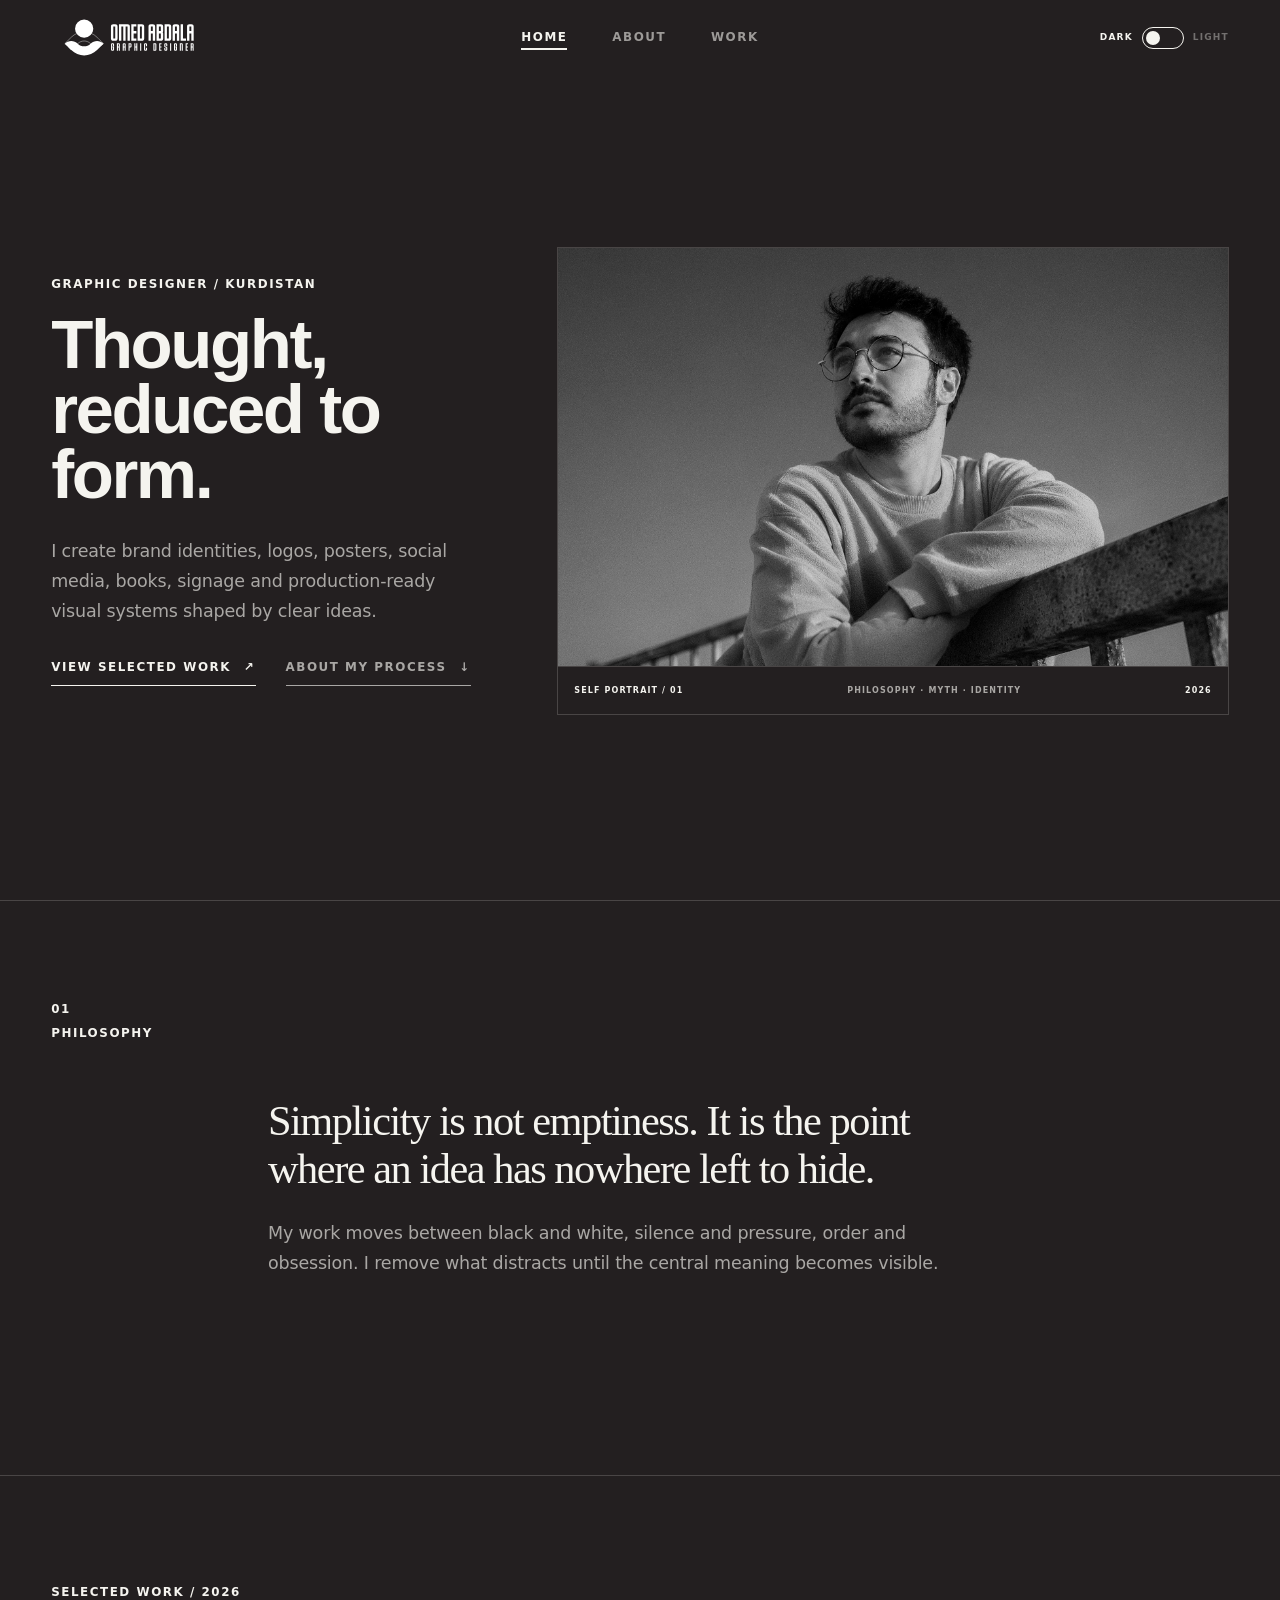
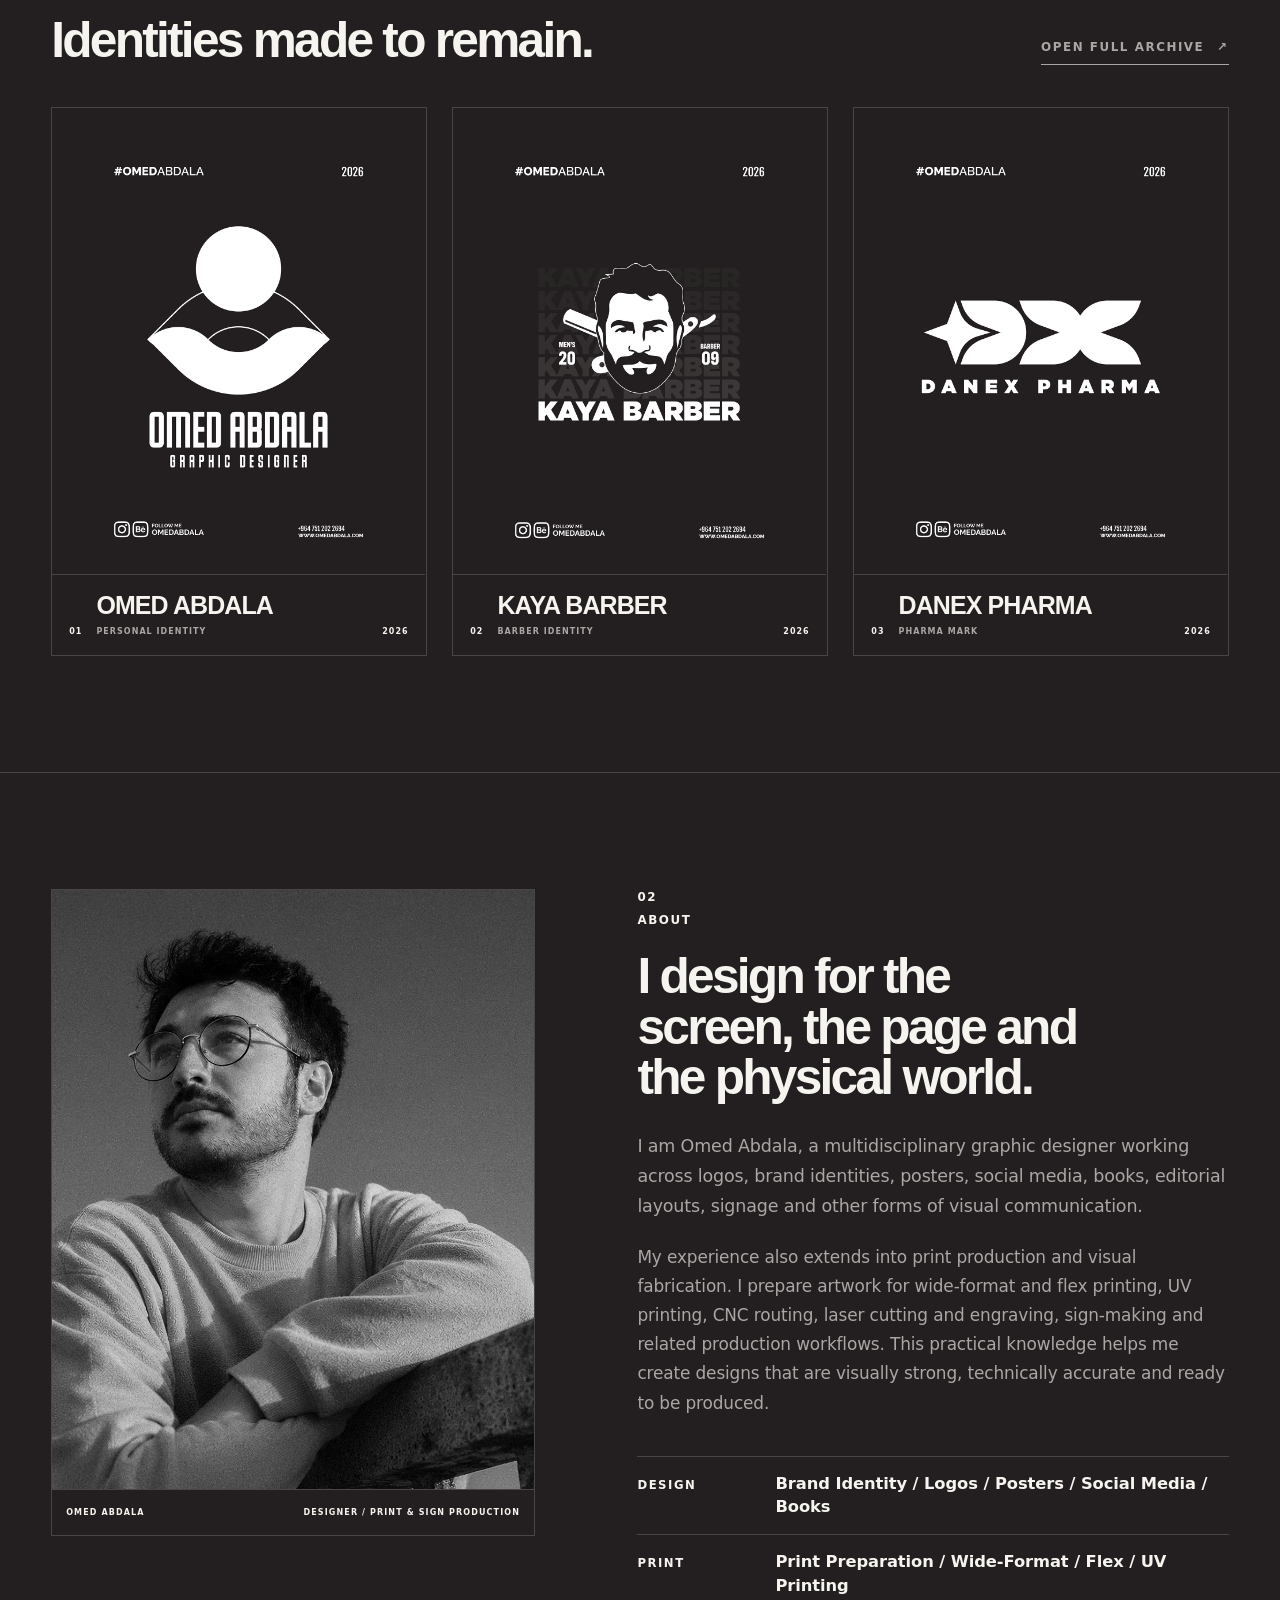
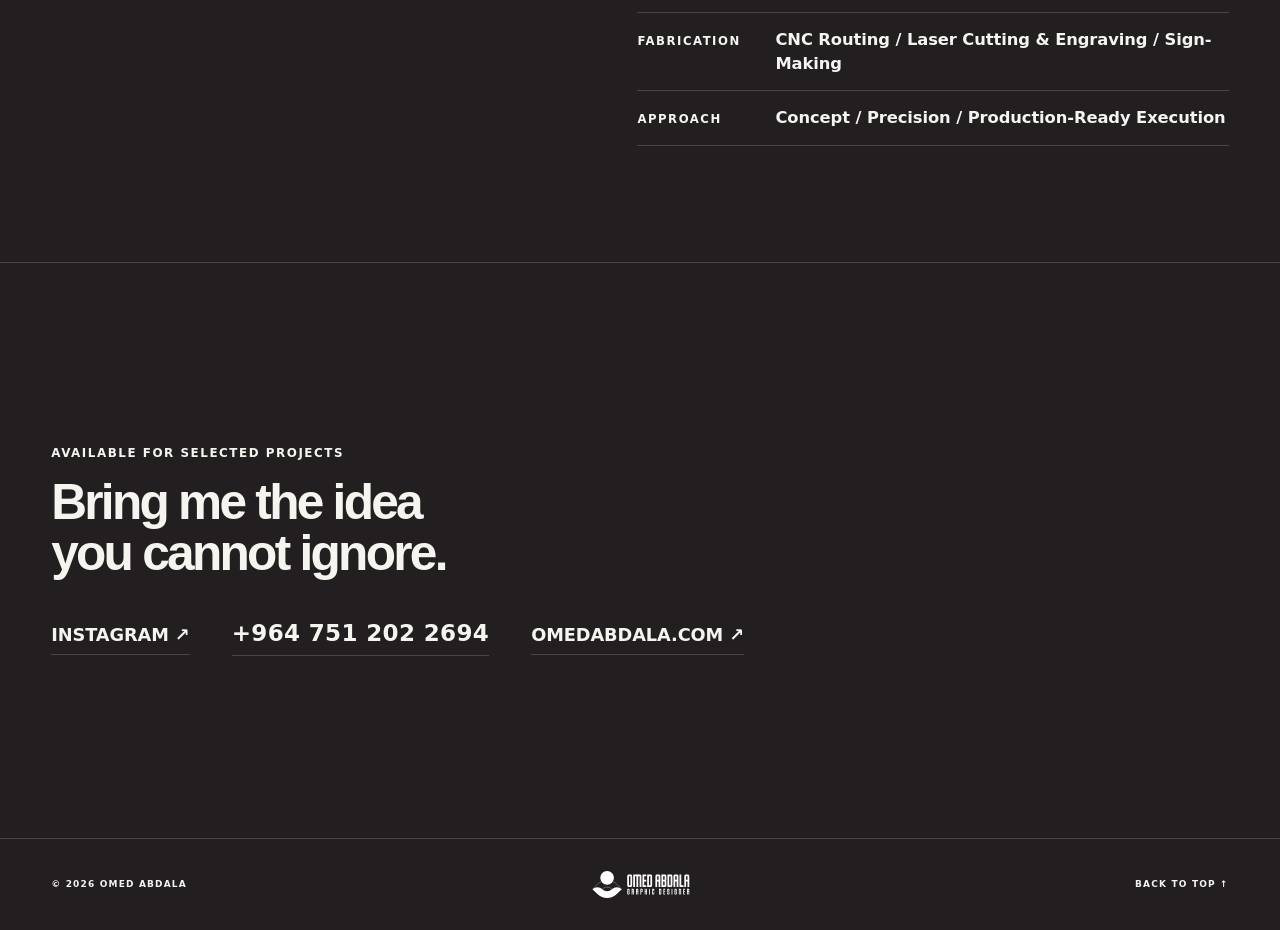
<file: index.html>
<!doctype html>
<html lang="en" data-theme="dark">
<head>
  <meta charset="utf-8">
  <meta name="viewport" content="width=device-width, initial-scale=1, viewport-fit=cover">
  <meta name="description" content="Omed Abdala — graphic designer creating logos, identities, posters and monochrome visual systems.">
  <meta name="theme-color" content="#231f20">
  <title>Omed Abdala</title>
  <link rel="icon" href="assets/favicon.svg" type="image/svg+xml">
  <link rel="stylesheet" href="css/styles.css">
</head>
<body class="home-page">
  <div class="noise" aria-hidden="true"></div>
  <div class="scroll-progress" aria-hidden="true"><span></span></div>

  <header class="site-header">
    <a class="brand" href="#home" aria-label="Omed Abdala home">
      <span class="theme-logo theme-logo--header" aria-label="Omed Abdala graphic designer">
        <img class="theme-logo__dark" src="assets/branding/logo-white.svg" alt="">
        <img class="theme-logo__light" src="assets/branding/logo-black.svg" alt="">
      </span>
    </a>

    <nav class="desktop-nav" aria-label="Primary navigation" data-scroll-nav>
      <a href="#home" data-nav-target="home" aria-current="page">HOME</a>
      <a href="#about" data-nav-target="about">ABOUT</a>
      <a href="work.html">WORK</a>
    </nav>

    <button class="theme-switch" id="themeToggle" type="button" aria-label="Switch between dark and light themes">
      <span class="theme-switch__label">DARK</span>
      <span class="theme-switch__track"><i></i></span>
      <span class="theme-switch__label">LIGHT</span>
    </button>

    <button class="menu-trigger" id="menuTrigger" type="button" aria-expanded="false" aria-controls="mobileMenu" aria-label="Open menu">
      <span></span><span></span><span></span>
    </button>
  </header>

  <aside class="mobile-menu" id="mobileMenu" aria-hidden="true">
    <div class="mobile-menu__header">
      <span>NAVIGATION</span>
      <span>OMED ABDALA / 2026</span>
    </div>

    <nav class="mobile-menu__nav" aria-label="Mobile navigation">
      <a href="#home" data-nav-target="home" aria-current="page"><span>01</span>HOME</a>
      <a href="#about" data-nav-target="about"><span>02</span>ABOUT</a>
      <a href="work.html"><span>03</span>WORK</a>
    </nav>

    <div class="mobile-menu__footer">
      <button class="theme-switch theme-switch--mobile" id="mobileThemeToggle" type="button" aria-label="Switch between dark and light themes">
        <span class="theme-switch__label">DARK</span>
        <span class="theme-switch__track"><i></i></span>
        <span class="theme-switch__label">LIGHT</span>
      </button>
      <a href="https://instagram.com/omedabdala" target="_blank" rel="noreferrer">INSTAGRAM ↗</a>
    </div>
  </aside>

  <main>
    <section class="hero section" id="home">
      <div class="hero__copy">
        <p class="kicker reveal">GRAPHIC DESIGNER / KURDISTAN</p>
        <h1 class="display reveal">Thought,<br>reduced to form.</h1>

        <p class="hero__statement reveal">
          I create brand identities, logos, posters, social media, books,
          signage and production-ready visual systems shaped by clear ideas.
        </p>

        <div class="hero__actions reveal">
          <a class="primary-link" href="work.html">VIEW SELECTED WORK <span>↗</span></a>
          <a class="secondary-link" href="#about">ABOUT MY PROCESS <span>↓</span></a>
        </div>
      </div>

      <figure class="hero-photo reveal">
        <img src="assets/images/portrait-hero.jpg" alt="Black-and-white portrait of Omed Abdala">
        <figcaption>
          <span>SELF PORTRAIT / 01</span>
          <span>PHILOSOPHY · MYTH · IDENTITY</span>
          <span>2026</span>
        </figcaption>
      </figure>
    </section>

    <section class="philosophy section">
      <div class="section-index reveal">
        <span>01</span>
        <span>PHILOSOPHY</span>
      </div>

      <div class="philosophy__content">
        <h2 class="reveal">Simplicity is not emptiness. It is the point where an idea has nowhere left to hide.</h2>
        <p class="reveal">
          My work moves between black and white, silence and pressure, order and
          obsession. I remove what distracts until the central meaning becomes visible.
        </p>
      </div>
    </section>

    <section class="selected section" id="selected">
      <div class="section-heading reveal">
        <div>
          <p class="kicker">SELECTED WORK / 2026</p>
          <h2>Identities made to remain.</h2>
        </div>
        <a class="secondary-link" href="work.html">OPEN FULL ARCHIVE <span>↗</span></a>
      </div>

      <div class="selected-grid" id="selectedProjects"></div>
    </section>

    <section class="about section" id="about">
      <figure class="about-photo reveal">
        <img src="assets/images/portrait-about.jpg" alt="Portrait of Omed Abdala">
        <figcaption>
          <span>OMED ABDALA</span>
          <span>DESIGNER / PRINT &amp; SIGN PRODUCTION</span>
        </figcaption>
      </figure>

      <div class="about__copy">
        <div class="section-index reveal">
            <span>02</span>
            <span>ABOUT</span>
          </div>

        <h2 class="reveal">I design for the screen, the page and the physical world.</h2>

        <p class="about__lead reveal">
          I am Omed Abdala, a multidisciplinary graphic designer working across
          logos, brand identities, posters, social media, books, editorial layouts,
          signage and other forms of visual communication.
        </p>

        <p class="about__detail reveal">
          My experience also extends into print production and visual fabrication.
          I prepare artwork for wide-format and flex printing, UV printing,
          CNC routing, laser cutting and engraving, sign-making and related
          production workflows. This practical knowledge helps me create designs
          that are visually strong, technically accurate and ready to be produced.
        </p>

        <div class="about__facts reveal">
          <div>
            <span>DESIGN</span>
            <strong>Brand Identity / Logos / Posters / Social Media / Books</strong>
          </div>
          <div>
            <span>PRINT</span>
            <strong>Print Preparation / Wide-Format / Flex / UV Printing</strong>
          </div>
          <div>
            <span>FABRICATION</span>
            <strong>CNC Routing / Laser Cutting &amp; Engraving / Sign-Making</strong>
          </div>
          <div>
            <span>APPROACH</span>
            <strong>Concept / Precision / Production-Ready Execution</strong>
          </div>
        </div>
      </div>
    </section>

    <section class="contact section">
      <p class="kicker reveal">AVAILABLE FOR SELECTED PROJECTS</p>
      <h2 class="reveal">Bring me the idea<br>you cannot ignore.</h2>

      <div class="contact__links reveal">
        <a href="https://instagram.com/omedabdala" target="_blank" rel="noreferrer">INSTAGRAM ↗</a>
        <a href="tel:+9647512022694">+964 751 202 2694</a>
        <a href="https://www.omedabdala.com" target="_blank" rel="noreferrer">OMEDABDALA.COM ↗</a>
      </div>
    </section>
  </main>

  <footer>
    <span class="footer-copy">
      <span class="footer-copy__full">© 2026 OMED ABDALA</span>
      <span class="footer-copy__compact">© 2026</span>
    </span>

    <span class="theme-logo theme-logo--footer" aria-hidden="true">
      <img class="theme-logo__dark" src="assets/branding/logo-white.svg" alt="">
      <img class="theme-logo__light" src="assets/branding/logo-black.svg" alt="">
    </span>

    <a class="footer-link" href="#home">
      <span class="footer-link__full">BACK TO TOP ↑</span>
      <span class="footer-link__compact">TOP ↑</span>
    </a>
  </footer>

  <script src="js/projects.js"></script>
  <script src="js/main.js"></script>
</body>
</html>
</file>
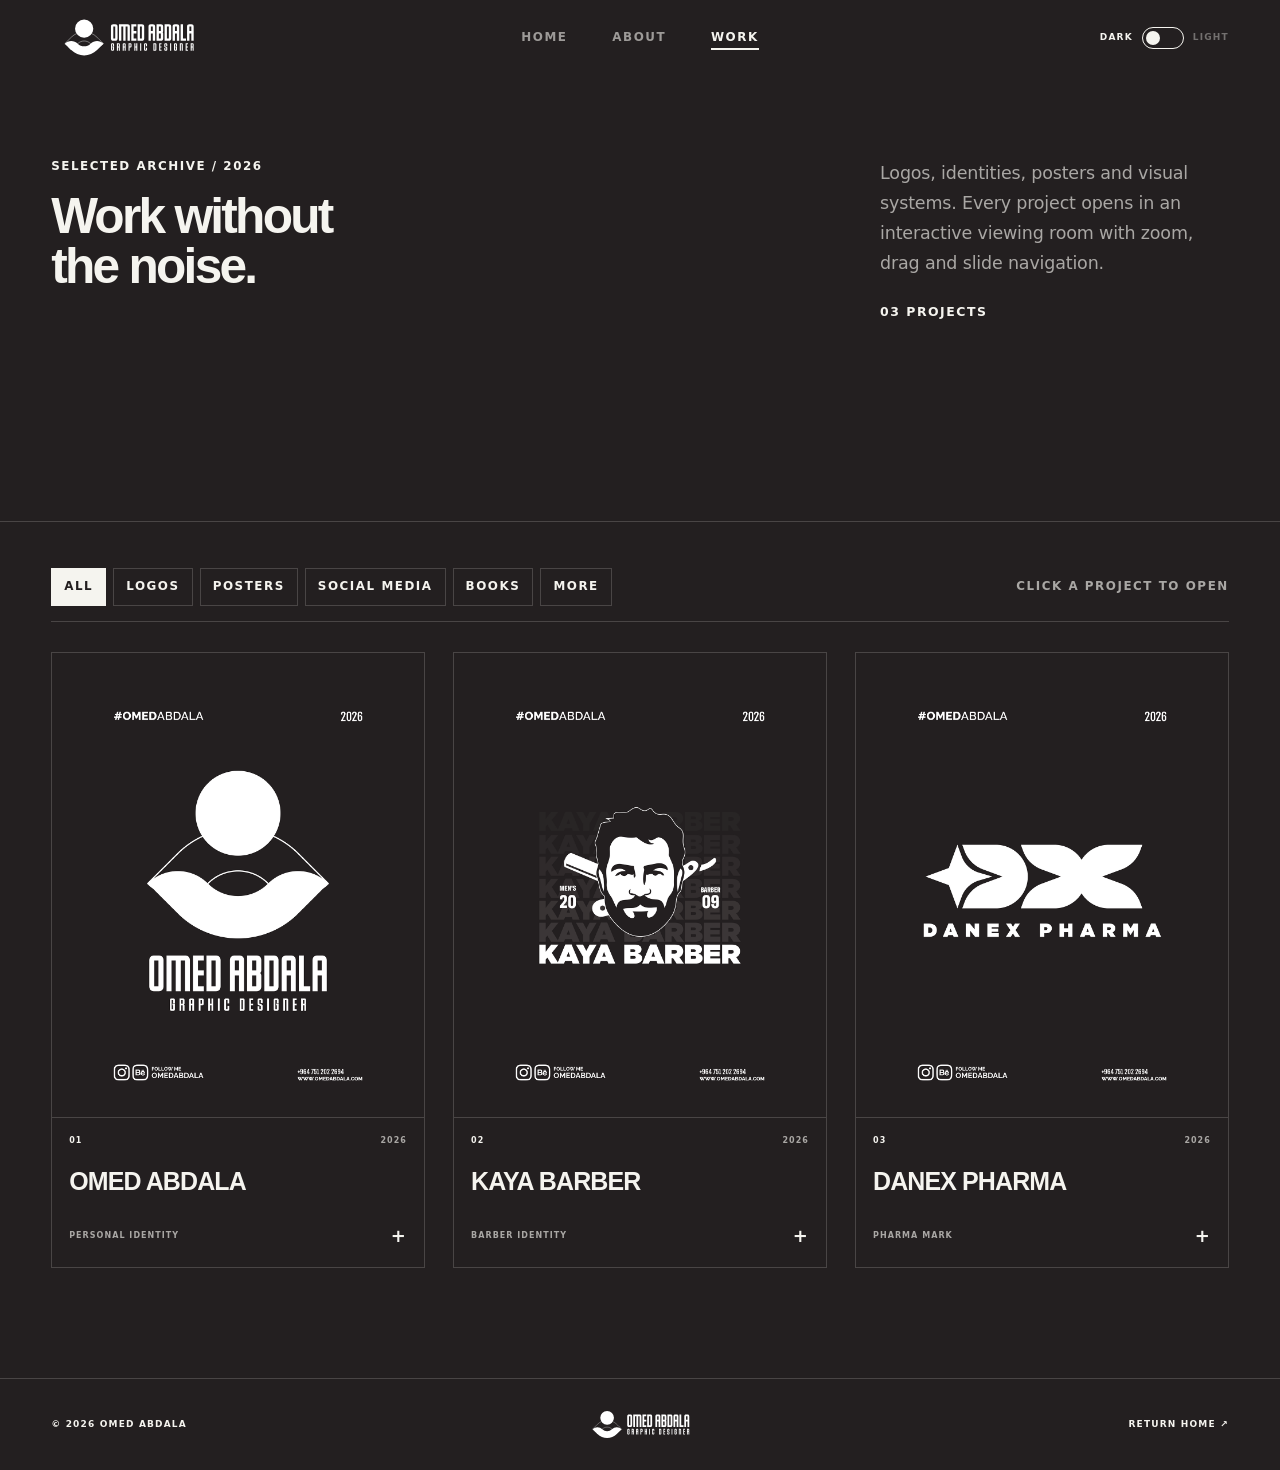
<file: work.html>
<!doctype html>
<html lang="en" data-theme="dark">
<head>
  <meta charset="utf-8">
  <meta name="viewport" content="width=device-width, initial-scale=1, viewport-fit=cover">
  <meta name="description" content="Selected graphic design work by Omed Abdala.">
  <meta name="theme-color" content="#231f20">
  <title>Works</title>
  <link rel="icon" href="assets/favicon.svg" type="image/svg+xml">
  <link rel="stylesheet" href="css/styles.css">
</head>
<body class="work-page">
  <div class="noise" aria-hidden="true"></div>
  <div class="scroll-progress" aria-hidden="true"><span></span></div>

  <header class="site-header">
    <a class="brand" href="index.html" aria-label="Omed Abdala home">
      <span class="theme-logo theme-logo--header" aria-label="Omed Abdala graphic designer">
        <img class="theme-logo__dark" src="assets/branding/logo-white.svg" alt="">
        <img class="theme-logo__light" src="assets/branding/logo-black.svg" alt="">
      </span>
    </a>

    <nav class="desktop-nav" aria-label="Primary navigation">
      <a href="index.html#home">HOME</a>
      <a href="index.html#about">ABOUT</a>
      <a href="work.html" aria-current="page">WORK</a>
    </nav>

    <button class="theme-switch" id="themeToggle" type="button" aria-label="Switch between dark and light themes">
      <span class="theme-switch__label">DARK</span>
      <span class="theme-switch__track"><i></i></span>
      <span class="theme-switch__label">LIGHT</span>
    </button>

    <button class="menu-trigger" id="menuTrigger" type="button" aria-expanded="false" aria-controls="mobileMenu" aria-label="Open menu">
      <span></span><span></span><span></span>
    </button>
  </header>

  <aside class="mobile-menu" id="mobileMenu" aria-hidden="true">
    <div class="mobile-menu__header">
      <span>NAVIGATION</span>
      <span>OMED ABDALA / 2026</span>
    </div>

    <nav class="mobile-menu__nav" aria-label="Mobile navigation">
      <a href="index.html#home"><span>01</span>HOME</a>
      <a href="index.html#about"><span>02</span>ABOUT</a>
      <a href="work.html" aria-current="page"><span>03</span>WORK</a>
    </nav>

    <div class="mobile-menu__footer">
      <button class="theme-switch theme-switch--mobile" id="mobileThemeToggle" type="button" aria-label="Switch between dark and light themes">
        <span class="theme-switch__label">DARK</span>
        <span class="theme-switch__track"><i></i></span>
        <span class="theme-switch__label">LIGHT</span>
      </button>
      <a href="https://instagram.com/omedabdala" target="_blank" rel="noreferrer">INSTAGRAM ↗</a>
    </div>
  </aside>

  <main>
    <section class="archive-head section">
      <div>
        <p class="kicker reveal">SELECTED ARCHIVE / 2026</p>
        <h1 class="reveal">Work without<br>the noise.</h1>
      </div>

      <div class="archive-head__meta reveal">
        <p>
          Logos, identities, posters and visual systems. Every project opens in an
          interactive viewing room with zoom, drag and slide navigation.
        </p>
        <span id="projectCount">00 PROJECTS</span>
      </div>
    </section>

    <section class="archive section">
      <div class="archive-toolbar reveal">
        <div class="filters" role="group" aria-label="Filter projects">
          <button class="filter is-active" data-filter="all">ALL</button>
          <button class="filter" data-filter="logos">LOGOS</button>
          <button class="filter" data-filter="posters">POSTERS</button>
          <button class="filter" data-filter="social">SOCIAL MEDIA</button>
          <button class="filter" data-filter="books">BOOKS</button>
          <button class="filter" data-filter="more">MORE</button>
        </div>
        <span class="archive-toolbar__note">CLICK A PROJECT TO OPEN</span>
      </div>

      <div class="work-grid" id="workGrid"></div>
      <p class="empty-state" id="emptyState">No projects in this category yet.</p>
    </section>
  </main>

  <footer>
    <span class="footer-copy">
      <span class="footer-copy__full">© 2026 OMED ABDALA</span>
      <span class="footer-copy__compact">© 2026</span>
    </span>

    <span class="theme-logo theme-logo--footer" aria-hidden="true">
      <img class="theme-logo__dark" src="assets/branding/logo-white.svg" alt="">
      <img class="theme-logo__light" src="assets/branding/logo-black.svg" alt="">
    </span>

    <a class="footer-link" href="index.html">
      <span class="footer-link__full">RETURN HOME ↗</span>
      <span class="footer-link__compact">HOME ↗</span>
    </a>
  </footer>

  <div class="viewer" id="viewer" role="dialog" aria-modal="true" aria-hidden="true" aria-label="Project viewer">
    <div class="viewer__top">
      <div>
        <span class="viewer__number" id="viewerNumber">01</span>
        <h2 id="viewerTitle">PROJECT</h2>
      </div>
      <div class="viewer__top-actions">
        <button id="viewerTheme" type="button">INVERT</button>
        <button id="viewerClose" type="button">CLOSE ×</button>
      </div>
    </div>

    <div class="viewer__stage" id="viewerStage">
      <div class="viewer__ambient" aria-hidden="true"></div>
      <img id="viewerImage" draggable="false" alt="">
      <div class="viewer__hint">
        <span class="viewer__hint-desktop">DRAG / WHEEL TO ZOOM / DOUBLE-CLICK TO RESET</span>
        <span class="viewer__hint-touch">ONE FINGER TO MOVE / TWO FINGERS TO ZOOM</span>
      </div>
    </div>

    <aside class="viewer__info">
      <p id="viewerDescription"></p>
      <div>
        <span id="viewerCategory"></span>
        <span id="viewerYear"></span>
      </div>
    </aside>

    <div class="viewer__controls">
      <button id="previousSlide" type="button" aria-label="Previous slide">←</button>
      <div class="viewer__timeline" id="viewerTimeline"></div>
      <span id="slideCounter">01 / 02</span>
      <button id="nextSlide" type="button" aria-label="Next slide">→</button>
    </div>

    <div class="viewer__zoom">
      <button id="zoomOut" type="button" aria-label="Zoom out">−</button>
      <input id="zoomRange" type="range" min="50" max="400" value="100" step="5" aria-label="Zoom">
      <button id="zoomIn" type="button" aria-label="Zoom in">+</button>
      <button id="resetZoom" type="button">RESET</button>
    </div>

    <div class="viewer__thumbs" id="viewerThumbs"></div>
  </div>

  <script src="js/projects.js"></script>
  <script src="js/main.js"></script>
  <script src="js/work.js"></script>
</body>
</html>
</file>
<file: css/styles.css>
/* OMED ABDALA — REFINED PORTFOLIO V7 */

:root {
  --ink: #231f20;
  --paper: #f5f4ef;
  --muted: rgba(245, 244, 239, .64);
  --line: rgba(245, 244, 239, .18);
  --soft: rgba(245, 244, 239, .055);
  --panel: #231f20;
  --header-h: 76px;
  --gutter: clamp(20px, 4vw, 64px);
  --content: 1440px;
  --ease: cubic-bezier(.16, 1, .3, 1);
  --sans: "Helvetica Neue", Helvetica, Arial, sans-serif;
  --serif: Georgia, "Times New Roman", serif;
}

html[data-theme="light"] {
  --ink: #ffffff;
  --paper: #231f20;
  --muted: rgba(35, 31, 32, .62);
  --line: rgba(35, 31, 32, .17);
  --soft: rgba(35, 31, 32, .05);
  --panel: #f3f3f3;
}

* { box-sizing: border-box; }

html {
  background: var(--ink);
  scroll-behavior: smooth;
}

body {
  margin: 0;
  overflow-x: hidden;
  background: var(--ink);
  color: var(--paper);
  font-family: var(--sans);
  font-size: 16px;
  line-height: 1.6;
  transition: background .45s ease, color .45s ease;
}

body.menu-open,
body.viewer-open { overflow: hidden; }

a { color: inherit; text-decoration: none; }
button, input { font: inherit; }
button { color: inherit; }
img { display: block; max-width: 100%; }

::selection {
  background: var(--paper);
  color: var(--ink);
}

.noise {
  position: fixed;
  inset: 0;
  z-index: 9999;
  pointer-events: none;
  opacity: .026;
  background-image: url("data:image/svg+xml,%3Csvg viewBox='0 0 180 180' xmlns='http://www.w3.org/2000/svg'%3E%3Cfilter id='n'%3E%3CfeTurbulence type='fractalNoise' baseFrequency='.8' numOctaves='3' stitchTiles='stitch'/%3E%3C/filter%3E%3Crect width='100%25' height='100%25' filter='url(%23n)' opacity='.74'/%3E%3C/svg%3E");
  mix-blend-mode: soft-light;
}

.scroll-progress {
  position: fixed;
  inset: 0 0 auto;
  z-index: 12000;
  height: 2px;
}

.scroll-progress span {
  display: block;
  width: 0;
  height: 100%;
  background: var(--paper);
}

.section,
footer {
  width: min(100%, var(--content));
  margin-inline: auto;
  padding-inline: var(--gutter);
}

.kicker,
.section-index {
  margin: 0;
  font-size: 10px;
  font-weight: 750;
  line-height: 1.4;
  letter-spacing: .19em;
  text-transform: uppercase;
}

.display,
.section-heading h2,
.about h2,
.contact h2,
.archive-head h1 {
  margin: 0;
  font-weight: 720;
  line-height: 1.02;
  letter-spacing: -.045em;
  text-wrap: balance;
}

.site-header {
  position: fixed;
  inset: 0 0 auto;
  z-index: 1100;
  height: var(--header-h);
  display: grid;
  grid-template-columns: 1fr auto 1fr;
  align-items: center;
  padding-inline: var(--gutter);
  border-bottom: 1px solid transparent;
  transition: background .3s ease, border-color .3s ease;
}

.site-header.is-scrolled {
  background: var(--ink);
  border-color: var(--line);
  backdrop-filter: blur(18px);
}

.brand {
  justify-self: start;
  display: inline-flex;
  align-items: center;
  gap: 12px;
}

.brand__mark {
  display: grid;
  place-items: center;
  width: 40px;
  height: 40px;
  border: 1px solid currentColor;
  font-size: 12px;
  font-weight: 850;
  letter-spacing: -.03em;
}

.brand__text {
  display: grid;
  gap: 1px;
}

.brand__text strong {
  font-size: 10px;
  letter-spacing: .12em;
}

.brand__text small {
  color: var(--muted);
  font-size: 8px;
  font-weight: 700;
  letter-spacing: .16em;
}

.desktop-nav {
  display: flex;
  gap: clamp(24px, 3.5vw, 50px);
}

.desktop-nav a {
  position: relative;
  padding: 11px 0;
  font-size: 10px;
  font-weight: 750;
  letter-spacing: .16em;
}

.desktop-nav a::after {
  content: "";
  position: absolute;
  left: 0;
  right: 100%;
  bottom: 4px;
  height: 1px;
  background: currentColor;
  transition: right .32s var(--ease);
}

.desktop-nav a:hover::after,
.desktop-nav a[aria-current="page"]::after { right: 0; }

.theme-switch {
  justify-self: end;
  display: inline-flex;
  align-items: center;
  gap: 9px;
  padding: 0;
  border: 0;
  background: transparent;
  cursor: pointer;
}

.theme-switch__label {
  font-size: 9px;
  font-weight: 750;
  letter-spacing: .13em;
  opacity: .38;
  transition: opacity .3s ease;
}

html[data-theme="dark"] .theme-switch__label:first-child,
html[data-theme="light"] .theme-switch__label:last-child { opacity: 1; }

.theme-switch__track {
  position: relative;
  width: 42px;
  height: 22px;
  border: 1px solid currentColor;
  border-radius: 999px;
}

.theme-switch__track i {
  position: absolute;
  top: 3px;
  left: 3px;
  width: 14px;
  height: 14px;
  border-radius: 50%;
  background: currentColor;
  transition: transform .35s var(--ease);
}

html[data-theme="light"] .theme-switch__track i {
  transform: translateX(20px);
}

.menu-trigger {
  display: none;
  justify-self: end;
  width: 40px;
  height: 40px;
  padding: 9px;
  border: 1px solid var(--line);
  background: transparent;
  cursor: pointer;
}

.menu-trigger span {
  display: block;
  width: 100%;
  height: 1px;
  margin: 5px 0;
  background: currentColor;
  transition: transform .4s var(--ease), opacity .25s ease;
}

.menu-trigger.is-open span:nth-child(1) { transform: translateY(6px) rotate(45deg); }
.menu-trigger.is-open span:nth-child(2) { opacity: 0; }
.menu-trigger.is-open span:nth-child(3) { transform: translateY(-6px) rotate(-45deg); }

.mobile-menu {
  position: fixed;
  inset: 0;
  z-index: 1000;
  visibility: hidden;
  opacity: 0;
  transform: translateX(100%);
  display: grid;
  grid-template-rows: auto 1fr auto;
  padding: calc(var(--header-h) + 28px) 24px 30px;
  background: var(--paper);
  color: var(--ink);
  transition: transform .55s var(--ease), opacity .35s ease, visibility .55s;
}

.mobile-menu.is-open {
  visibility: visible;
  opacity: 1;
  transform: translateX(0);
}

.mobile-menu__header,
.mobile-menu__footer {
  display: flex;
  align-items: center;
  justify-content: space-between;
  gap: 18px;
  font-size: 9px;
  font-weight: 750;
  letter-spacing: .14em;
}

.mobile-menu__nav {
  align-self: center;
  border-top: 1px solid currentColor;
}

.mobile-menu__nav a {
  display: grid;
  grid-template-columns: 42px 1fr;
  align-items: center;
  min-height: 78px;
  border-bottom: 1px solid currentColor;
  font-size: 34px;
  font-weight: 720;
  line-height: 1;
  letter-spacing: -.04em;
}

.mobile-menu__nav a span {
  font-size: 9px;
  font-weight: 750;
  letter-spacing: .14em;
}

.theme-switch--mobile {
  justify-self: start;
}

.primary-link,
.secondary-link {
  display: inline-flex;
  align-items: center;
  gap: 13px;
  width: fit-content;
  padding-bottom: 7px;
  border-bottom: 1px solid currentColor;
  font-size: 10px;
  font-weight: 750;
  letter-spacing: .14em;
}

.secondary-link { color: var(--muted); }

.primary-link span,
.secondary-link span {
  transition: transform .3s var(--ease);
}

.primary-link:hover span,
.secondary-link:hover span { transform: translate(4px, -3px); }

/* HOME — HERO */
.hero {
  min-height: 100svh;
  display: grid;
  grid-template-columns: minmax(330px, .78fr) minmax(520px, 1.22fr);
  gap: clamp(44px, 6vw, 94px);
  align-items: center;
  padding-top: calc(var(--header-h) + 58px);
  padding-bottom: 72px;
}

.hero__copy {
  max-width: 590px;
}

.hero .display {
  margin-top: 20px;
  font-size: clamp(50px, 5.2vw, 74px);
}

.hero__statement {
  max-width: 540px;
  margin: 28px 0 32px;
  color: var(--muted);
  font-size: clamp(15px, 1.2vw, 18px);
  line-height: 1.75;
}

.hero__actions {
  display: flex;
  flex-wrap: wrap;
  gap: 20px 30px;
}

.hero-photo {
  position: relative;
  margin: 0;
  min-width: 0;
  overflow: hidden;
  border: 1px solid var(--line);
  background: var(--panel);
}

.hero-photo img {
  width: 100%;
  aspect-ratio: 3 / 2;
  object-fit: cover;
  object-position: center 48%;
  filter: grayscale(1) contrast(1.03);
}

.hero-photo figcaption {
  display: grid;
  grid-template-columns: auto 1fr auto;
  align-items: center;
  gap: 20px;
  min-height: 48px;
  padding: 0 16px;
  border-top: 1px solid var(--line);
  font-size: 8px;
  font-weight: 750;
  letter-spacing: .14em;
}

.hero-photo figcaption span:nth-child(2) {
  justify-self: center;
  color: var(--muted);
}

/* PHILOSOPHY */
.philosophy {
  min-height: 64vh;
  display: grid;
  grid-template-columns: 140px minmax(0, 1fr);
  gap: clamp(36px, 6vw, 92px);
  align-items: center;
  padding-top: 100px;
  padding-bottom: 100px;
  border-top: 1px solid var(--line);
  border-bottom: 1px solid var(--line);
}

.section-index {
  align-self: start;
  display: grid;
  gap: 7px;
}

.philosophy__content {
  max-width: 980px;
}

.philosophy h2 {
  margin: 0;
  font-family: var(--serif);
  font-size: clamp(34px, 4.1vw, 58px);
  font-weight: 400;
  line-height: 1.16;
  letter-spacing: -.03em;
  text-wrap: balance;
}

.philosophy p {
  max-width: 640px;
  margin: 26px 0 0;
  color: var(--muted);
  font-size: 17px;
  line-height: 1.75;
}

/* SELECTED WORK */
.selected {
  padding-top: 108px;
  padding-bottom: 116px;
}

.section-heading {
  display: flex;
  align-items: end;
  justify-content: space-between;
  gap: 40px;
  margin-bottom: 42px;
}

.section-heading h2 {
  margin-top: 14px;
  font-size: clamp(36px, 3.8vw, 52px);
}

.selected-grid {
  display: grid;
  grid-template-columns: repeat(3, minmax(0, 1fr));
  gap: clamp(16px, 2vw, 28px);
}

.selected-card,
.work-card {
  min-width: 0;
  overflow: hidden;
  border: 1px solid var(--line);
  background: var(--soft);
  transition: transform .42s var(--ease), border-color .3s ease;
}

.selected-card:hover,
.work-card:hover {
  transform: translateY(-6px);
  border-color: color-mix(in srgb, var(--paper) 42%, transparent);
}

.selected-card__media,
.work-card__media {
  display: grid;
  place-items: center;
  aspect-ratio: 4 / 5;
  overflow: hidden;
  padding: clamp(10px, 1.5vw, 20px);
  border-bottom: 1px solid var(--line);
  background: var(--panel);
}

.selected-card__media img,
.work-card__media img {
  width: 100%;
  height: 100%;
  object-fit: contain;
  filter: grayscale(1);
  transition: transform .65s var(--ease);
}

.selected-card:hover .selected-card__media img,
.work-card:hover .work-card__media img {
  transform: scale(1.025);
}

.selected-card__body {
  display: grid;
  grid-template-columns: auto minmax(0, 1fr) auto;
  align-items: end;
  gap: 14px;
  padding: 17px;
}

.selected-card__number,
.selected-card__year,
.selected-card__type {
  font-size: 8px;
  font-weight: 750;
  letter-spacing: .13em;
}

.selected-card h3 {
  margin: 0;
  font-size: clamp(20px, 1.8vw, 28px);
  font-weight: 720;
  line-height: 1.08;
  letter-spacing: -.035em;
}

.selected-card__type {
  display: block;
  margin-top: 6px;
  color: var(--muted);
}

/* ABOUT */
.about {
  display: grid;
  grid-template-columns: minmax(340px, .9fr) minmax(390px, 1.1fr);
  gap: clamp(52px, 8vw, 124px);
  align-items: center;
  padding-top: 116px;
  padding-bottom: 116px;
  border-top: 1px solid var(--line);
}

.about-photo {
  margin: 0;
  border: 1px solid var(--line);
  background: var(--panel);
}

.about-photo img {
  width: 100%;
  aspect-ratio: 4 / 5;
  object-fit: cover;
  object-position: center 38%;
  filter: grayscale(1) contrast(1.02);
}

.about-photo figcaption {
  display: flex;
  justify-content: space-between;
  gap: 18px;
  min-height: 46px;
  align-items: center;
  padding: 0 14px;
  border-top: 1px solid var(--line);
  font-size: 8px;
  font-weight: 750;
  letter-spacing: .14em;
}

.about__copy { min-width: 0; }

.about h2 {
  max-width: 680px;
  margin-top: 22px;
  font-size: clamp(36px, 3.9vw, 54px);
}

.about__lead {
  max-width: 690px;
  margin: 28px 0 38px;
  color: var(--muted);
  font-size: clamp(16px, 1.45vw, 20px);
  line-height: 1.72;
}

.about__facts {
  border-top: 1px solid var(--line);
}

.about__facts div {
  display: grid;
  grid-template-columns: 112px minmax(0, 1fr);
  gap: 18px;
  padding: 15px 0;
  border-bottom: 1px solid var(--line);
}

.about__facts span {
  font-size: 8px;
  letter-spacing: .14em;
}

.about__facts strong {
  font-size: 11px;
  letter-spacing: .07em;
}

/* CONTACT */
.contact {
  min-height: 64vh;
  display: flex;
  flex-direction: column;
  justify-content: center;
  padding-top: 100px;
  padding-bottom: 100px;
  border-top: 1px solid var(--line);
}

.contact h2 {
  max-width: 900px;
  margin-top: 16px;
  font-size: clamp(38px, 4.2vw, 58px);
}

.contact__links {
  display: flex;
  flex-wrap: wrap;
  gap: 17px 36px;
  margin-top: 40px;
}

.contact__links a {
  padding-bottom: 7px;
  border-bottom: 1px solid var(--line);
  font-size: 10px;
  font-weight: 750;
  letter-spacing: .13em;
}

footer {
  min-height: 100px;
  display: flex;
  align-items: center;
  justify-content: space-between;
  gap: 24px;
  border-top: 1px solid var(--line);
  font-size: 8px;
  font-weight: 750;
  letter-spacing: .14em;
}

/* WORK PAGE */
.archive-head {
  min-height: 58svh;
  display: grid;
  grid-template-columns: minmax(0, 1fr) minmax(280px, .48fr);
  align-items: end;
  gap: clamp(48px, 8vw, 130px);
  padding-top: calc(var(--header-h) + 82px);
  padding-bottom: 58px;
  border-bottom: 1px solid var(--line);
}

.archive-head h1 {
  margin-top: 16px;
  font-size: clamp(44px, 5.3vw, 72px);
}

.archive-head__meta {
  display: grid;
  gap: 24px;
}

.archive-head__meta p {
  margin: 0;
  color: var(--muted);
  line-height: 1.72;
}

.archive-head__meta span {
  font-size: 9px;
  font-weight: 750;
  letter-spacing: .15em;
}

.archive {
  padding-top: 34px;
  padding-bottom: 110px;
}

.archive-toolbar {
  position: sticky;
  top: var(--header-h);
  z-index: 80;
  display: flex;
  align-items: center;
  justify-content: space-between;
  gap: 22px;
  margin-bottom: 30px;
  padding: 12px 0 15px;
  border-bottom: 1px solid var(--line);
  background: var(--ink);
}

.filters {
  display: flex;
  gap: 7px;
  overflow-x: auto;
  scrollbar-width: none;
}

.filters::-webkit-scrollbar { display: none; }

.filter {
  flex: 0 0 auto;
  padding: 8px 12px;
  border: 1px solid var(--line);
  background: transparent;
  color: inherit;
  cursor: pointer;
  font-size: 9px;
  font-weight: 750;
  letter-spacing: .13em;
}

.filter.is-active,
.filter:hover {
  background: var(--paper);
  color: var(--ink);
}

.archive-toolbar__note {
  flex: 0 0 auto;
  color: var(--muted);
  font-size: 8px;
  font-weight: 750;
  letter-spacing: .13em;
}

.work-grid {
  display: grid;
  grid-template-columns: repeat(3, minmax(0, 1fr));
  gap: clamp(18px, 2.2vw, 30px);
}

.work-card {
  display: grid;
  grid-template-rows: auto 1fr;
  cursor: pointer;
}

.work-card__body {
  display: grid;
  gap: 16px;
  min-height: 150px;
  padding: 17px;
}

.work-card__eyebrow,
.work-card__footer {
  display: flex;
  justify-content: space-between;
  gap: 18px;
  font-size: 8px;
  font-weight: 750;
  letter-spacing: .13em;
}

.work-card__eyebrow span:last-child,
.work-card__footer span:first-child {
  color: var(--muted);
}

.work-card h2 {
  margin: 0;
  font-size: clamp(22px, 2vw, 30px);
  font-weight: 720;
  line-height: 1.08;
  letter-spacing: -.035em;
}

.work-card__footer {
  align-items: center;
  margin-top: auto;
}

.work-card__open {
  font-size: 18px;
  transition: transform .35s var(--ease);
}

.work-card:hover .work-card__open { transform: rotate(45deg); }

.empty-state {
  display: none;
  margin: 60px 0;
  padding: 64px 20px;
  border: 1px solid var(--line);
  text-align: center;
  font-size: 30px;
  font-weight: 650;
}

/* VIEWER */
.viewer {
  position: fixed;
  inset: 0;
  z-index: 16000;
  display: grid;
  grid-template-columns: minmax(0, 1fr) 250px;
  grid-template-rows: 74px minmax(0, 1fr) 58px;
  visibility: hidden;
  opacity: 0;
  transform: scale(.99);
  background: #231f20;
  color: #f5f4ef;
  transition: opacity .3s ease, transform .5s var(--ease), visibility .5s;
}

.viewer.is-open {
  visibility: visible;
  opacity: 1;
  transform: scale(1);
}

.viewer.is-light {
  background: #ffffff;
  color: #231f20;
}

.viewer__top {
  grid-column: 1 / -1;
  display: flex;
  justify-content: space-between;
  align-items: center;
  gap: 20px;
  padding-inline: 22px;
  border-bottom: 1px solid currentColor;
}

.viewer__top > div:first-child {
  min-width: 0;
  display: flex;
  align-items: center;
  gap: 16px;
}

.viewer__top h2 {
  max-width: 58vw;
  margin: 0;
  overflow: hidden;
  text-overflow: ellipsis;
  white-space: nowrap;
  font-size: 23px;
  font-weight: 720;
  letter-spacing: -.025em;
}

.viewer__number {
  font-size: 8px;
  font-weight: 750;
  letter-spacing: .14em;
}

.viewer__top-actions {
  display: flex;
  gap: 18px;
}

.viewer button {
  border: 0;
  background: transparent;
  color: inherit;
  cursor: pointer;
  font-size: 9px;
  font-weight: 750;
  letter-spacing: .13em;
}

.viewer__stage {
  position: relative;
  min-width: 0;
  min-height: 0;
  overflow: hidden;
  cursor: grab;
  touch-action: none;
}

.viewer__stage.is-dragging { cursor: grabbing; }

.viewer__stage img {
  position: absolute;
  left: 50%;
  top: 50%;
  width: auto;
  height: min(72vh, 780px);
  max-width: none;
  max-height: none;
  user-select: none;
  transform-origin: center;
  will-change: transform;
  box-shadow: 0 28px 100px rgba(0,0,0,.24);
}

.viewer__ambient {
  position: absolute;
  inset: 8%;
  background: radial-gradient(circle, rgba(255,255,255,.07), transparent 66%);
  filter: blur(30px);
}

.viewer__hint {
  position: absolute;
  left: 20px;
  bottom: 16px;
  font-size: 8px;
  font-weight: 750;
  letter-spacing: .13em;
  opacity: .43;
}

.viewer__info {
  grid-column: 2;
  grid-row: 2 / 4;
  display: flex;
  flex-direction: column;
  justify-content: space-between;
  padding: 26px 21px;
  border-left: 1px solid currentColor;
}

.viewer__info p {
  margin: 0;
  font-family: var(--serif);
  font-size: 18px;
  line-height: 1.45;
}

.viewer__info div {
  display: grid;
  gap: 9px;
  font-size: 8px;
  font-weight: 750;
  letter-spacing: .13em;
}

.viewer__controls {
  grid-column: 1;
  display: grid;
  grid-template-columns: 40px minmax(0, 1fr) auto 40px;
  align-items: center;
  gap: 12px;
  padding-inline: 15px;
  border-top: 1px solid currentColor;
}

.viewer__controls button {
  height: 100%;
  font-size: 19px;
}

.viewer__timeline {
  display: flex;
  gap: 5px;
}

.viewer__timeline button {
  flex: 1;
  height: 2px;
  padding: 0;
  background: currentColor;
  opacity: .25;
}

.viewer__timeline button.is-active { opacity: 1; }

#slideCounter {
  min-width: 66px;
  text-align: right;
  font-size: 8px;
  font-weight: 750;
  letter-spacing: .13em;
}

.viewer__zoom {
  position: absolute;
  left: 50%;
  top: 86px;
  z-index: 4;
  display: flex;
  align-items: center;
  gap: 9px;
  padding: 6px 10px;
  transform: translateX(-50%);
  border: 1px solid rgba(245,244,239,.24);
  background: rgba(35,31,32,.82);
  color: #f5f4ef;
  backdrop-filter: blur(12px);
}

.viewer.is-light .viewer__zoom {
  border-color: rgba(35,31,32,.24);
  background: rgba(255,255,255,.88);
  color: #231f20;
}

.viewer__zoom input {
  width: 100px;
  accent-color: currentColor;
}

.viewer__thumbs {
  position: absolute;
  right: 274px;
  bottom: 71px;
  z-index: 4;
  display: flex;
  gap: 7px;
}

.viewer__thumbs button {
  width: 45px;
  height: 58px;
  padding: 0;
  overflow: hidden;
  border: 1px solid currentColor;
  opacity: .5;
}

.viewer__thumbs button.is-active { opacity: 1; }

.viewer__thumbs img {
  width: 100%;
  height: 100%;
  object-fit: cover;
  filter: grayscale(1);
}

/* MOTION */
.reveal {
  opacity: 0;
  transform: translateY(20px);
  transition: opacity .72s var(--ease), transform .72s var(--ease);
}

.reveal.is-visible {
  opacity: 1;
  transform: none;
}

/* TABLET — NORMAL HORIZONTAL NAVIGATION */
@media (max-width: 1050px) {
  :root { --gutter: clamp(24px, 4vw, 44px); }

  .site-header {
    grid-template-columns: auto 1fr auto;
    gap: 24px;
  }

  .brand__text small { display: none; }

  .desktop-nav {
    justify-self: center;
    gap: 24px;
  }

  .theme-switch {
    justify-self: end;
  }

  .theme-switch__label {
    font-size: 8px;
  }

  .hero {
    min-height: auto;
    grid-template-columns: 1fr;
    gap: 48px;
    padding-top: calc(var(--header-h) + 70px);
  }

  .hero__copy {
    max-width: 760px;
  }

  .hero .display {
    max-width: 760px;
    font-size: clamp(50px, 7.4vw, 66px);
  }

  .hero-photo {
    width: 100%;
  }

  .philosophy {
    grid-template-columns: 110px minmax(0, 1fr);
  }

  .selected-grid,
  .work-grid {
    grid-template-columns: repeat(2, minmax(0, 1fr));
  }

  .about {
    grid-template-columns: minmax(280px, .85fr) minmax(360px, 1.15fr);
    gap: 52px;
  }

  .archive-head {
    grid-template-columns: 1fr;
    min-height: auto;
    padding-top: calc(var(--header-h) + 92px);
  }

  .archive-head__meta {
    max-width: 680px;
  }

  .viewer {
    grid-template-columns: 1fr;
  }

  .viewer__info { display: none; }
  .viewer__controls { grid-column: 1; }
  .viewer__thumbs { right: 18px; }
}

/* PHONE — SIMPLE DRAWER MENU */
@media (max-width: 767px) {
  :root {
    --header-h: 68px;
    --gutter: 18px;
  }

  body { font-size: 15px; }

  .site-header {
    grid-template-columns: 1fr auto;
    gap: 12px;
    padding-inline: 16px;
  }

  .brand__mark {
    width: 36px;
    height: 36px;
  }

  .brand__text strong { font-size: 9px; }
  .brand__text small { display: none; }

  .desktop-nav,
  .site-header > .theme-switch { display: none; }

  .menu-trigger { display: block; }

  .mobile-menu {
    display: grid;
  }

  .hero {
    gap: 40px;
    padding-top: calc(var(--header-h) + 44px);
    padding-bottom: 62px;
  }

  .hero .display {
    font-size: clamp(40px, 12.4vw, 54px);
    line-height: 1.02;
  }

  .hero__statement {
    margin-top: 22px;
    font-size: 15px;
  }

  .hero__actions {
    align-items: flex-start;
    flex-direction: column;
  }

  .hero-photo img {
    aspect-ratio: 3 / 2;
    object-position: center 50%;
  }

  .hero-photo figcaption {
    grid-template-columns: 1fr auto;
    gap: 10px;
    padding: 10px 12px;
  }

  .hero-photo figcaption span:nth-child(2) {
    display: none;
  }

  .philosophy {
    min-height: auto;
    grid-template-columns: 1fr;
    gap: 28px;
    padding-top: 76px;
    padding-bottom: 76px;
  }

  .philosophy h2 {
    font-size: clamp(31px, 9.4vw, 42px);
  }

  .philosophy p {
    font-size: 16px;
  }

  .selected {
    padding-top: 78px;
    padding-bottom: 82px;
  }

  .section-heading {
    align-items: flex-start;
    flex-direction: column;
    margin-bottom: 32px;
  }

  .section-heading h2,
  .about h2,
  .contact h2 {
    font-size: clamp(32px, 9.4vw, 42px);
  }

  .selected-grid,
  .work-grid {
    grid-template-columns: 1fr;
    gap: 18px;
  }

  .selected-card__body,
  .work-card__body {
    padding: 15px;
  }

  .selected-card h3,
  .work-card h2 {
    font-size: 26px;
  }

  .about {
    grid-template-columns: 1fr;
    gap: 48px;
    padding-top: 78px;
    padding-bottom: 82px;
  }

  .about-photo img {
    aspect-ratio: 4 / 5;
    object-position: center 34%;
  }

  .about__lead {
    font-size: 17px;
  }

  .about__facts div {
    grid-template-columns: 88px minmax(0, 1fr);
  }

  .contact {
    min-height: auto;
    padding-top: 78px;
    padding-bottom: 82px;
  }

  footer {
    min-height: 142px;
    align-items: flex-start;
    flex-direction: column;
    justify-content: center;
  }

  .archive-head {
    padding-top: calc(var(--header-h) + 68px);
    padding-bottom: 48px;
  }

  .archive-head h1 {
    font-size: clamp(38px, 11.5vw, 50px);
  }

  .archive-toolbar {
    align-items: flex-start;
    flex-direction: column;
  }

  .archive-toolbar__note { display: none; }

  .filters {
    width: calc(100vw - 36px);
  }

  .work-card__body {
    min-height: 142px;
  }

  .viewer {
    grid-template-rows: 64px minmax(0, 1fr) 56px;
  }

  .viewer__top {
    padding-inline: 12px;
  }

  .viewer__top h2 {
    max-width: 43vw;
    font-size: 16px;
  }

  .viewer__top-actions {
    gap: 8px;
  }

  .viewer__top-actions button {
    font-size: 8px;
  }

  .viewer__zoom {
    top: 76px;
  }

  .viewer__zoom input {
    width: 80px;
  }

  .viewer__stage img {
    width: min(88vw, 580px);
    height: auto;
  }

  .viewer__hint,
  .viewer__thumbs { display: none; }
}

@media (prefers-reduced-motion: reduce) {
  html { scroll-behavior: auto; }

  *,
  *::before,
  *::after {
    animation-duration: .001ms !important;
    transition-duration: .001ms !important;
    scroll-behavior: auto !important;
  }
}


/* =========================================================
   V8 — REAL LOGO SYSTEM + SCREEN-RATIO REFINEMENTS
   White SVG appears on dark theme; black SVG appears on light.
   ========================================================= */
.theme-logo { position:relative; display:block; width:100%; aspect-ratio:8/3; flex:0 0 auto; }
.theme-logo img { position:absolute; inset:0; display:block; width:100%; height:100%; object-fit:contain; object-position:center; pointer-events:none; }
.theme-logo__dark { display:block !important; }
.theme-logo__light { display:none !important; }
html[data-theme="light"] .theme-logo__dark { display:none !important; }
html[data-theme="light"] .theme-logo__light { display:block !important; }
.brand { width:clamp(138px,12vw,168px); height:auto; }
.theme-logo--header { width:100%; }
.theme-logo--menu { width:clamp(126px,34vw,170px); }
.theme-logo--section { width:clamp(142px,14vw,195px); opacity:.92; }
.theme-logo--small { width:clamp(116px,10vw,148px); opacity:.72; }
.theme-logo--footer { width:clamp(115px,10vw,145px); opacity:.72; }
.theme-logo--viewer { width:92px; margin-left:10px; opacity:.72; }
.hero__brand { width:fit-content; margin-top:clamp(34px,5vh,56px); }
.philosophy { grid-template-columns:140px minmax(0,1fr) minmax(130px,185px); }
.philosophy__brand { align-self:center; justify-self:end; }
.section-heading__aside { display:grid; justify-items:end; gap:22px; }
.about__heading,.contact__heading { display:flex; align-items:flex-start; justify-content:space-between; gap:26px; }
.contact__heading { width:min(100%,900px); align-items:center; }
.archive-head__meta .theme-logo { margin-bottom:8px; }
.archive-toolbar__brand { flex:0 0 auto; }
.viewer__top > div:first-child { flex-wrap:nowrap; }
.hero-photo img { aspect-ratio:8/5; min-height:360px; max-height:min(70vh,720px); object-position:64% 50%; }
.about-photo img { aspect-ratio:45/56; object-position:50% 46%; }
.selected-card__media,.work-card__media { container-type:inline-size; }
.selected-card__media img,.work-card__media img { max-width:100%; max-height:100%; }
@media (min-width:1500px) {
  :root { --content:1560px; }
  .hero { grid-template-columns:minmax(360px,.72fr) minmax(680px,1.28fr); }
  .hero-photo img { max-height:760px; }
  .theme-logo--section { width:205px; }
}
@media (min-width:768px) and (max-height:760px) {
  .hero { min-height:auto; padding-top:calc(var(--header-h) + 42px); padding-bottom:54px; }
  .hero .display { font-size:clamp(42px,5vw,62px); }
  .hero__statement { margin-top:22px; margin-bottom:26px; }
  .hero__brand { margin-top:28px; }
  .hero-photo img { min-height:300px; max-height:58vh; }
}
@media (max-width:1050px) and (min-width:768px) {
  .brand { width:clamp(128px,17vw,154px); }
  .site-header { gap:18px; }
  .desktop-nav { gap:clamp(16px,2.6vw,28px); }
  .philosophy { grid-template-columns:100px minmax(0,1fr) 130px; gap:30px; }
  .section-heading__aside { gap:16px; }
  .about__heading { align-items:center; }
  .theme-logo--section { width:150px; }
  .theme-logo--small { width:118px; }
  .hero-photo img { max-height:none; }
}
@media (min-width:768px) and (max-width:1050px) and (max-height:600px) and (orientation:landscape) {
  .hero { grid-template-columns:minmax(270px,.82fr) minmax(420px,1.18fr); gap:34px; padding-top:calc(var(--header-h) + 28px); }
  .hero .display { font-size:clamp(38px,5.3vw,54px); }
  .hero__statement { font-size:14px; line-height:1.6; }
  .hero-photo img { min-height:250px; height:64vh; max-height:420px; }
  .hero-photo figcaption { min-height:40px; }
  .hero__brand { margin-top:22px; }
}
@media (max-width:767px) {
  .brand { width:122px; }
  .theme-logo--menu { width:132px; }
  .theme-logo--section { width:138px; }
  .theme-logo--small { width:116px; }
  .theme-logo--footer { width:122px; }
  .hero__brand { margin-top:32px; }
  .hero-photo img { aspect-ratio:4/3; min-height:0; max-height:none; object-position:66% 50%; }
  .philosophy { grid-template-columns:1fr; }
  .philosophy__brand { justify-self:start; margin-top:8px; }
  .section-heading__aside { width:100%; justify-items:start; gap:18px; }
  .about__heading,.contact__heading { align-items:flex-start; }
  .contact__heading { width:100%; }
  .about-photo img { aspect-ratio:45/56; object-position:50% 44%; }
  .archive-head__meta .theme-logo { width:145px; }
  .archive-toolbar__brand { width:100%; }
  footer { gap:18px; }
  .viewer__top .theme-logo--viewer { display:none; }
}
@media (max-width:420px) {
  .brand { width:112px; }
  .hero-photo img { aspect-ratio:1/1; object-position:68% 50%; }
  .about__heading,.contact__heading { flex-direction:column; gap:18px; }
  .theme-logo--section,.theme-logo--small { width:112px; }
  .mobile-menu__header { align-items:flex-start; }
}


/* Context-specific logo contrast. */
.mobile-menu {
  background: var(--ink);
  color: var(--paper);
}

.viewer .theme-logo__dark { display: block !important; }
.viewer .theme-logo__light { display: none !important; }
.viewer.is-light .theme-logo__dark { display: none !important; }
.viewer.is-light .theme-logo__light { display: block !important; }


/* V9 — restrained brand placement
   The logo is intentionally limited to the persistent header and footer. */

.philosophy {
  grid-template-columns: 140px minmax(0, 1fr);
}

.archive-head__meta .theme-logo,
.archive-toolbar__brand,
.hero__brand,
.philosophy__brand,
.section-heading__aside,
.about__heading,
.contact__heading,
.theme-logo--menu,
.theme-logo--section,
.theme-logo--viewer {
  display: none !important;
}

.mobile-menu__header > span:last-child {
  text-align: right;
}

@media (max-width: 1050px) and (min-width: 768px) {
  .philosophy {
    grid-template-columns: 100px minmax(0, 1fr);
  }
}

@media (max-width: 767px) {
  .philosophy {
    grid-template-columns: 1fr;
  }

  .mobile-menu__header {
    align-items: center;
  }
}

@media (max-width: 420px) {
  .mobile-menu__header {
    align-items: flex-start;
  }
}


/* =========================================================
   V11 — TYPOGRAPHY + FOOTER REFINEMENT
   ========================================================= */

:root {
  --sans: "Segoe UI", "Helvetica Neue", Helvetica, Arial, sans-serif;
  --display: "Arial Narrow", "Aptos Narrow", "Franklin Gothic Medium",
             "Helvetica Neue", Arial, sans-serif;
}

/* A strong condensed display face for the black-and-white identity,
   with normal readable typography for paragraphs and information. */
.display,
.section-heading h2,
.about h2,
.contact h2,
.archive-head h1,
.selected-card h3,
.work-card h2,
.mobile-menu__nav a {
  font-family: var(--display);
  font-weight: 700;
  font-stretch: condensed;
  text-transform: uppercase;
  letter-spacing: -.025em;
}

.hero .display {
  line-height: .96;
  letter-spacing: -.035em;
}

.section-heading h2,
.about h2,
.contact h2,
.archive-head h1 {
  line-height: 1;
}

.kicker,
.section-index,
.desktop-nav a,
.primary-link,
.secondary-link,
.filter,
.archive-toolbar__note {
  font-family: var(--display);
  font-weight: 700;
}

.philosophy h2 {
  font-family: var(--serif);
  font-style: italic;
  font-weight: 400;
  letter-spacing: -.025em;
}

/* Make useful information feel intentional instead of tiny. */
.hero__statement,
.about__lead,
.philosophy p,
.archive-head__meta p {
  font-size: clamp(16px, 1.25vw, 19px);
}

.about__facts span {
  font-size: 10px;
}

.about__facts strong {
  font-size: clamp(13px, 1vw, 15px);
  font-weight: 600;
  letter-spacing: .025em;
}

.archive-head__meta span,
#projectCount {
  font-family: var(--display);
  font-size: 12px;
  font-weight: 700;
}

.contact__links {
  align-items: baseline;
  gap: 22px 44px;
}

.contact__links a {
  font-family: var(--display);
  font-size: clamp(15px, 1.25vw, 18px);
  font-weight: 700;
  letter-spacing: .07em;
  line-height: 1.25;
}

.contact__links a[href^="tel:"] {
  font-family: var(--sans);
  font-size: clamp(18px, 1.7vw, 24px);
  font-weight: 650;
  letter-spacing: .025em;
  font-variant-numeric: tabular-nums;
}

/* The SVG already contains its exact white/black artwork.
   Do not fade, tint or blend it in the footer. */
.theme-logo--footer,
.theme-logo--footer img {
  opacity: 1 !important;
  filter: none !important;
  mix-blend-mode: normal !important;
}

.theme-logo--footer {
  width: clamp(104px, 9vw, 136px);
}

/* Footer uses one stable row on every screen. */
footer {
  min-height: 92px;
  display: grid;
  grid-template-columns: minmax(0, 1fr) auto minmax(0, 1fr);
  align-items: center;
  gap: 20px;
  font-family: var(--display);
  font-size: 9px;
  font-weight: 700;
  letter-spacing: .11em;
  white-space: nowrap;
}

.footer-copy {
  justify-self: start;
  min-width: 0;
}

.footer-link {
  justify-self: end;
  text-align: right;
}

.footer-copy__compact,
.footer-link__compact {
  display: none;
}

@media (max-width: 767px) {
  .hero .display {
    font-size: clamp(38px, 11.2vw, 50px);
  }

  .section-heading h2,
  .about h2,
  .contact h2 {
    font-size: clamp(31px, 8.8vw, 40px);
  }

  .contact__links {
    display: grid;
    gap: 16px;
  }

  .contact__links a {
    width: fit-content;
    font-size: 16px;
  }

  .contact__links a[href^="tel:"] {
    font-size: 21px;
  }

  footer {
    min-height: 72px;
    grid-template-columns: minmax(44px, 1fr) auto minmax(44px, 1fr);
    gap: 8px;
    padding-inline: 12px;
    font-size: 7px;
    letter-spacing: .08em;
  }

  .theme-logo--footer {
    width: clamp(68px, 22vw, 84px);
  }

  .footer-copy__full,
  .footer-link__full {
    display: none;
  }

  .footer-copy__compact,
  .footer-link__compact {
    display: inline;
  }
}

@media (max-width: 380px) {
  footer {
    gap: 5px;
    padding-inline: 9px;
    font-size: 6.5px;
  }

  .theme-logo--footer {
    width: 64px;
  }
}


/* =========================================================
   V12 — PROFESSIONAL TYPOGRAPHY SYSTEM
   Neutral Swiss structure with one restrained editorial accent.
   ========================================================= */

:root {
  --sans: Inter, ui-sans-serif, system-ui, -apple-system, BlinkMacSystemFont,
          "Segoe UI", Helvetica, Arial, sans-serif;
  --display: "Helvetica Neue", Helvetica, Arial, sans-serif;
  --serif: "Iowan Old Style", "Baskerville", "Times New Roman", serif;

  --text-xs: clamp(.72rem, .68rem + .08vw, .78rem);
  --text-sm: clamp(.82rem, .78rem + .12vw, .92rem);
  --text-base: clamp(1rem, .95rem + .18vw, 1.12rem);
  --text-lg: clamp(1.18rem, 1.06rem + .34vw, 1.42rem);
  --text-xl: clamp(1.65rem, 1.32rem + .85vw, 2.35rem);
  --text-2xl: clamp(2.35rem, 1.82rem + 1.6vw, 4rem);
  --text-3xl: clamp(3rem, 2.15rem + 2.7vw, 5.75rem);
}

body {
  font-family: var(--sans);
  font-size: var(--text-base);
  line-height: 1.65;
  font-weight: 400;
  letter-spacing: -.008em;
  text-rendering: optimizeLegibility;
  -webkit-font-smoothing: antialiased;
}

.display,
.section-heading h2,
.about h2,
.contact h2,
.archive-head h1 {
  font-family: var(--display);
  font-weight: 700;
  font-stretch: normal;
  text-transform: none;
  letter-spacing: -.055em;
  text-wrap: balance;
}

.hero .display {
  max-width: 760px;
  font-size: var(--text-3xl);
  line-height: .94;
}

.section-heading h2,
.about h2,
.contact h2,
.archive-head h1 {
  font-size: var(--text-2xl);
  line-height: 1.02;
}

.philosophy h2 {
  max-width: 980px;
  font-family: var(--serif);
  font-size: clamp(2.1rem, 1.65rem + 1.25vw, 3.65rem);
  font-style: normal;
  font-weight: 400;
  line-height: 1.12;
  letter-spacing: -.035em;
}

.hero__statement,
.about__lead,
.philosophy p,
.archive-head__meta p {
  max-width: 42rem;
  font-family: var(--sans);
  font-size: var(--text-base);
  line-height: 1.72;
  letter-spacing: -.01em;
}

.kicker,
.section-index,
.desktop-nav a,
.primary-link,
.secondary-link,
.filter,
.archive-toolbar__note,
.selected-card__number,
.selected-card__year,
.selected-card__type,
.work-card__eyebrow,
.work-card__footer,
.about__facts span,
footer {
  font-family: var(--sans);
  font-weight: 650;
  text-transform: uppercase;
  letter-spacing: .13em;
}

.kicker,
.section-index,
.desktop-nav a,
.primary-link,
.secondary-link,
.filter,
.archive-toolbar__note {
  font-size: var(--text-xs);
}

.desktop-nav a {
  line-height: 1;
}

.selected-card h3,
.work-card h2 {
  font-family: var(--display);
  font-size: clamp(1.4rem, 1.2rem + .45vw, 2rem);
  font-weight: 650;
  line-height: 1.06;
  letter-spacing: -.035em;
  text-transform: none;
}

.about__facts div {
  align-items: baseline;
}

.about__facts span {
  font-size: .73rem;
}

.about__facts strong {
  font-family: var(--sans);
  font-size: clamp(.95rem, .9rem + .15vw, 1.08rem);
  font-weight: 560;
  line-height: 1.45;
  letter-spacing: -.005em;
}

.contact__links {
  display: flex;
  align-items: baseline;
  gap: 22px 42px;
}

.contact__links a {
  font-family: var(--sans);
  font-size: clamp(1rem, .95rem + .2vw, 1.18rem);
  font-weight: 600;
  line-height: 1.3;
  letter-spacing: -.005em;
  text-transform: none;
}

.contact__links a[href^="tel:"] {
  font-size: clamp(1.2rem, 1.08rem + .45vw, 1.55rem);
  font-weight: 650;
  letter-spacing: .015em;
  font-variant-numeric: tabular-nums;
}

.archive-head__meta span,
#projectCount {
  font-family: var(--sans);
  font-size: .78rem;
  font-weight: 650;
  letter-spacing: .12em;
}

.mobile-menu__nav a {
  font-family: var(--display);
  font-weight: 650;
  text-transform: none;
  letter-spacing: -.04em;
}

/* A clearer active state for the section currently in view. */
.desktop-nav a[aria-current="page"] {
  opacity: 1;
}

.desktop-nav a[aria-current="page"]::after {
  right: 0;
  height: 2px;
}

.desktop-nav a:not([aria-current="page"]) {
  opacity: .58;
}

.desktop-nav a:hover {
  opacity: 1;
}

/* Keep all lines aligned to a consistent editorial rhythm. */
.hero__copy,
.about__copy,
.archive-head > div,
.philosophy__content {
  min-width: 0;
}

.section-heading,
.about,
.archive-head {
  align-items: start;
}

.section-heading {
  align-items: end;
}

@media (max-width: 1050px) {
  .hero .display {
    font-size: clamp(3rem, 6.8vw, 4.7rem);
  }

  .section-heading h2,
  .about h2,
  .contact h2,
  .archive-head h1 {
    font-size: clamp(2.2rem, 4.5vw, 3.4rem);
  }
}

@media (max-width: 767px) {
  :root {
    --text-base: 1rem;
  }

  .hero .display {
    font-size: clamp(2.65rem, 12vw, 3.65rem);
    line-height: .96;
    letter-spacing: -.05em;
  }

  .section-heading h2,
  .about h2,
  .contact h2,
  .archive-head h1 {
    font-size: clamp(2rem, 9vw, 2.85rem);
    line-height: 1;
  }

  .philosophy h2 {
    font-size: clamp(1.95rem, 8.7vw, 2.75rem);
    line-height: 1.12;
  }

  .hero__statement,
  .about__lead,
  .philosophy p,
  .archive-head__meta p {
    font-size: 1rem;
    line-height: 1.68;
  }

  .contact__links {
    display: grid;
    gap: 16px;
  }

  .contact__links a {
    font-size: 1.02rem;
  }

  .contact__links a[href^="tel:"] {
    font-size: 1.3rem;
  }

  .selected-card h3,
  .work-card h2 {
    font-size: 1.62rem;
  }
}


/* V13 — expanded professional About copy */

.about__detail {
  max-width: 690px;
  margin: -16px 0 38px;
  color: var(--muted);
  font-size: clamp(.98rem, .93rem + .16vw, 1.08rem);
  line-height: 1.72;
  letter-spacing: -.008em;
}

.about__facts div {
  grid-template-columns: 120px minmax(0, 1fr);
}

.about__facts strong {
  max-width: 580px;
}

@media (max-width: 767px) {
  .about__detail {
    margin-top: -12px;
    margin-bottom: 34px;
    font-size: 1rem;
    line-height: 1.68;
  }

  .about__facts div {
    grid-template-columns: 94px minmax(0, 1fr);
    gap: 14px;
  }
}


/* =========================================================
   SOLID DARK THEME
   Every main dark surface uses the exact color #231f20.
   ========================================================= */

html[data-theme="dark"],
html[data-theme="dark"] body,
html[data-theme="dark"] main,
html[data-theme="dark"] footer,
html[data-theme="dark"] .site-header,
html[data-theme="dark"] .site-header.is-scrolled,
html[data-theme="dark"] .archive-toolbar,
html[data-theme="dark"] .mobile-menu,
html[data-theme="dark"] .hero-photo,
html[data-theme="dark"] .about-photo,
html[data-theme="dark"] .selected-card,
html[data-theme="dark"] .work-card,
html[data-theme="dark"] .selected-card__media,
html[data-theme="dark"] .work-card__media,
html[data-theme="dark"] .viewer,
html[data-theme="dark"] .viewer__zoom {
  background-color: #231f20 !important;
  background-image: none !important;
}

html[data-theme="dark"] .site-header.is-scrolled {
  backdrop-filter: none;
  -webkit-backdrop-filter: none;
}

html[data-theme="dark"] .noise,
html[data-theme="dark"] .viewer__ambient {
  display: none !important;
}

/* The open phone menu follows the selected theme instead of inverting it. */
.mobile-menu {
  background: var(--ink);
  color: var(--paper);
}

/* The project viewer always follows the website theme. */
html[data-theme="light"] .viewer {
  background: #ffffff;
  color: #231f20;
}

html[data-theme="light"] .viewer__zoom {
  background: #ffffff;
  color: #231f20;
  border-color: rgba(35, 31, 32, .24);
}




/* =========================================================
   MINIMAL THEME TRANSITION
   Fast, lightweight, and free of page snapshots or masks.
   ========================================================= */

:root {
  --theme-speed: 135ms;
  --theme-ease-fast: cubic-bezier(.2, .8, .2, 1);
}

body,
.site-header,
.archive-toolbar,
.mobile-menu,
.hero-photo,
.about-photo,
.selected-card,
.work-card,
.selected-card__media,
.work-card__media,
.viewer,
.viewer__zoom,
footer,
.theme-switch__track,
.theme-switch__track i,
.desktop-nav a,
.filter,
.primary-link,
.secondary-link,
.about__facts div,
.contact__links a {
  transition-duration: var(--theme-speed) !important;
  transition-timing-function: var(--theme-ease-fast) !important;
}

body,
.site-header,
.archive-toolbar,
.mobile-menu,
.hero-photo,
.about-photo,
.selected-card,
.work-card,
.selected-card__media,
.work-card__media,
.viewer,
.viewer__zoom,
footer {
  transition-property: background-color, color, border-color !important;
}

.theme-switch__track i {
  transition-property: transform, background-color !important;
}

.theme-logo__dark,
.theme-logo__light {
  display: block !important;
  opacity: 0;
  transition: opacity 90ms linear !important;
}

html[data-theme="dark"] .theme-logo__dark,
html[data-theme="light"] .theme-logo__light {
  opacity: 1;
}

[data-dark-src][data-light-src] {
  transition: opacity 90ms linear !important;
}

[data-dark-src][data-light-src].is-theme-swapping {
  opacity: .76;
}

/* A tiny dip hides the exact frame where colors and artwork swap. */
body {
  transition:
    opacity 90ms linear,
    background-color var(--theme-speed) var(--theme-ease-fast),
    color var(--theme-speed) var(--theme-ease-fast) !important;
}

html.theme-changing body {
  opacity: .94;
}

html.theme-changing.theme-changed body {
  opacity: 1;
}

@media (prefers-reduced-motion: reduce) {
  body,
  * {
    transition-duration: 0ms !important;
  }
}


/* =========================================================
   FOOTER LOGO THEME FIX
   Force the footer to use the white SVG in dark mode and
   the black SVG in light mode.
   ========================================================= */

footer .theme-logo--footer {
  display: block !important;
  position: relative;
  width: clamp(104px, 9vw, 136px);
  aspect-ratio: 8 / 3;
  opacity: 1 !important;
}

footer .theme-logo--footer .theme-logo__dark,
footer .theme-logo--footer .theme-logo__light {
  display: block !important;
  position: absolute;
  inset: 0;
  width: 100%;
  height: 100%;
  object-fit: contain;
  opacity: 0 !important;
  visibility: hidden;
  filter: none !important;
  mix-blend-mode: normal !important;
}

html[data-theme="dark"] footer .theme-logo--footer .theme-logo__dark {
  opacity: 1 !important;
  visibility: visible;
}

html[data-theme="dark"] footer .theme-logo--footer .theme-logo__light {
  opacity: 0 !important;
  visibility: hidden;
}

html[data-theme="light"] footer .theme-logo--footer .theme-logo__dark {
  opacity: 0 !important;
  visibility: hidden;
}

html[data-theme="light"] footer .theme-logo--footer .theme-logo__light {
  opacity: 1 !important;
  visibility: visible;
}

@media (max-width: 767px) {
  footer .theme-logo--footer {
    width: clamp(68px, 22vw, 84px);
  }
}

@media (max-width: 380px) {
  footer .theme-logo--footer {
    width: 64px;
  }
}


/* =========================================================
   HIGH-QUALITY PROJECT ARTWORK
   ========================================================= */

.selected-card__media,
.work-card__media {
  padding: clamp(8px, 1.1vw, 15px);
}

.selected-card__media img,
.work-card__media img {
  width: 100%;
  height: 100%;
  object-fit: contain;
  object-position: center;
  filter: none !important;
  image-rendering: auto;
  transform: none !important;
  backface-visibility: visible;
}

.selected-card:hover .selected-card__media img,
.work-card:hover .work-card__media img {
  transform: none !important;
}

/* The original full-resolution files remain in the project viewer. */
.viewer__stage img {
  image-rendering: auto;
}

/* =========================================================
   PHONE + TABLET NAVIGATION DRAWER
   ========================================================= */

@media (max-width: 1050px) {
  .site-header {
    grid-template-columns: minmax(0, 1fr) auto;
    gap: 18px;
  }

  .desktop-nav,
  .site-header > .theme-switch {
    display: none !important;
  }

  .menu-trigger {
    display: block;
    position: relative;
    z-index: 2;
    border-color: var(--line);
  }

  .mobile-menu {
    display: grid;
    inset: 0 0 0 auto;
    width: min(520px, 100vw);
    padding:
      calc(var(--header-h) + clamp(30px, 6vh, 64px))
      clamp(24px, 5vw, 48px)
      clamp(28px, 5vh, 46px);
    border-left: 1px solid var(--line);
    box-shadow: -24px 0 70px rgba(0, 0, 0, .18);
    background: var(--ink);
    color: var(--paper);
    transform: translateX(102%);
    transition:
      transform 260ms var(--ease),
      visibility 260ms;
  }

  .mobile-menu.is-open {
    transform: translateX(0);
  }

  body::before {
    content: "";
    position: fixed;
    inset: 0;
    z-index: 900;
    pointer-events: none;
    background: rgba(0, 0, 0, .34);
    opacity: 0;
    transition: opacity 180ms ease;
  }

  body.menu-open::before {
    opacity: 1;
  }

  .mobile-menu__header {
    align-items: center;
    padding-bottom: 18px;
    border-bottom: 1px solid var(--line);
    color: var(--muted);
    font-size: 10px;
    font-weight: 650;
    letter-spacing: .16em;
  }

  .mobile-menu__nav {
    align-self: center;
    width: 100%;
    border-top: 0;
  }

  .mobile-menu__nav a {
    position: relative;
    display: grid;
    grid-template-columns: 52px minmax(0, 1fr) 28px;
    align-items: center;
    min-height: clamp(88px, 12vh, 112px);
    padding: 0 12px;
    border-top: 1px solid var(--line);
    border-bottom: 0;
    font-family: "Helvetica Neue", Helvetica, Arial, sans-serif;
    font-size: clamp(40px, 5.6vw, 54px);
    font-weight: 650;
    line-height: .95;
    letter-spacing: -.055em;
    text-transform: none;
    transition:
      padding 180ms var(--ease),
      background-color 150ms ease,
      color 150ms ease,
      opacity 150ms ease;
  }

  .mobile-menu__nav a:last-child {
    border-bottom: 1px solid var(--line);
  }

  .mobile-menu__nav a::after {
    content: "↗";
    justify-self: end;
    font-size: 20px;
    font-weight: 400;
    line-height: 1;
    opacity: .35;
    transform: translate(-5px, 5px);
    transition:
      opacity 160ms ease,
      transform 180ms var(--ease);
  }

  .mobile-menu__nav a > span {
    align-self: start;
    padding-top: 25px;
    color: var(--muted);
    font-family: var(--sans);
    font-size: 10px;
    font-weight: 650;
    line-height: 1;
    letter-spacing: .14em;
  }

  .mobile-menu__nav a:hover,
  .mobile-menu__nav a:focus-visible {
    padding-left: 20px;
    background: var(--soft);
    outline: none;
  }

  .mobile-menu__nav a:hover::after,
  .mobile-menu__nav a:focus-visible::after {
    opacity: 1;
    transform: translate(0, 0);
  }

  .mobile-menu__nav a[aria-current="page"] {
    background: var(--paper);
    color: var(--ink);
  }

  .mobile-menu__nav a[aria-current="page"] > span {
    color: currentColor;
    opacity: .55;
  }

  .mobile-menu__nav a[aria-current="page"]::after {
    content: "●";
    font-size: 9px;
    opacity: 1;
    transform: none;
  }

  .mobile-menu__footer {
    align-items: end;
    padding-top: 20px;
    border-top: 1px solid var(--line);
    font-size: 10px;
  }

  .mobile-menu__footer > a {
    position: relative;
    padding-bottom: 4px;
  }

  .mobile-menu__footer > a::after {
    content: "";
    position: absolute;
    right: 0;
    bottom: 0;
    width: 0;
    height: 1px;
    background: currentColor;
    transition: width 180ms var(--ease);
  }

  .mobile-menu__footer > a:hover::after,
  .mobile-menu__footer > a:focus-visible::after {
    width: 100%;
  }
}

@media (max-width: 767px) {
  body::before {
    display: none;
  }

  .mobile-menu {
    width: 100vw;
    padding:
      calc(var(--header-h) + 24px)
      18px
      24px;
    border-left: 0;
    box-shadow: none;
  }

  .mobile-menu__nav a {
    grid-template-columns: 42px minmax(0, 1fr) 24px;
    min-height: clamp(76px, 11vh, 92px);
    padding-inline: 8px;
    font-size: clamp(34px, 10vw, 43px);
  }

  .mobile-menu__nav a > span {
    padding-top: 21px;
    font-size: 9px;
  }

  .mobile-menu__nav a:hover,
  .mobile-menu__nav a:focus-visible {
    padding-left: 14px;
  }

  .mobile-menu__footer {
    gap: 14px;
  }
}


/* =========================================================
   TOUCH VIEWER CONTROLS
   One finger moves the artwork; two fingers pinch to zoom.
   ========================================================= */

.viewer__stage {
  touch-action: none;
  overscroll-behavior: contain;
}

.viewer__stage.is-pinching {
  cursor: zoom-in;
}

.viewer__stage img {
  -webkit-user-drag: none;
  -webkit-touch-callout: none;
}

.viewer__hint-touch {
  display: none;
}

@media (hover: none) and (pointer: coarse) {
  .viewer__hint-desktop {
    display: none;
  }

  .viewer__hint-touch {
    display: inline;
  }

  .viewer__hint {
    display: block !important;
    left: 50%;
    bottom: 12px;
    width: max-content;
    max-width: calc(100% - 28px);
    transform: translateX(-50%);
    text-align: center;
    font-size: 8px;
    opacity: .58;
  }

  /* Pinching is the primary zoom control on phones and tablets. */
  .viewer__zoom {
    display: none;
  }
}
</file>
